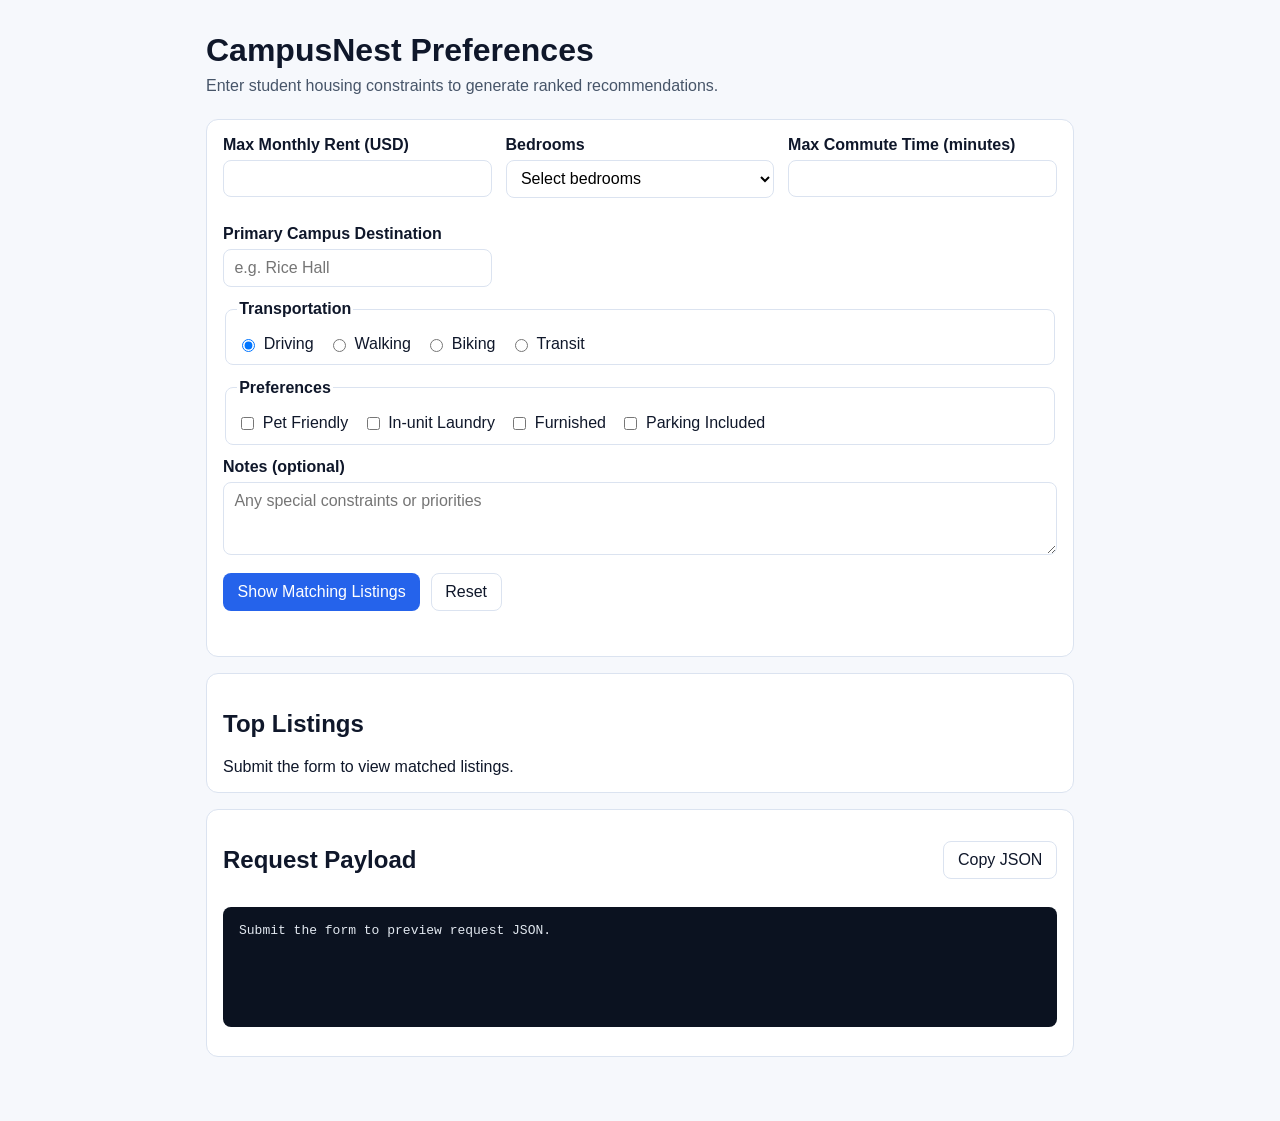
<file: index.html>
<!DOCTYPE html>
<html lang="en">
<head>
  <meta charset="UTF-8" />
  <meta name="viewport" content="width=device-width, initial-scale=1.0" />
  <title>CampusNest</title>
  <meta http-equiv="refresh" content="0; url=./frontend/" />
</head>
<body>
  <p>Redirecting to CampusNest frontend...</p>
</body>
</html>
</file>
<file: frontend/styles.css>
:root {
  color-scheme: light;
  font-family: Inter, -apple-system, BlinkMacSystemFont, "Segoe UI", Roboto, sans-serif;
  --bg: #f6f8fc;
  --card: #ffffff;
  --text: #0f172a;
  --muted: #475569;
  --primary: #2563eb;
  --border: #dbe3f0;
  --danger: #b42318;
}

* {
  box-sizing: border-box;
}

body {
  margin: 0;
  background: var(--bg);
  color: var(--text);
}

.page {
  max-width: 900px;
  margin: 0 auto;
  padding: 2rem 1rem 3rem;
}

.hero h1 {
  margin: 0;
  font-size: 2rem;
}

.hero p {
  margin: 0.5rem 0 1.5rem;
  color: var(--muted);
}

.card {
  background: var(--card);
  border: 1px solid var(--border);
  border-radius: 12px;
  padding: 1rem;
  margin-bottom: 1rem;
}

.grid {
  display: grid;
  grid-template-columns: repeat(auto-fit, minmax(230px, 1fr));
  gap: 0.85rem;
}

label,
fieldset {
  display: block;
  margin-bottom: 0.85rem;
}

label span,
legend {
  display: block;
  margin-bottom: 0.35rem;
  font-weight: 600;
}

input,
select,
textarea,
button {
  font: inherit;
}

input,
select,
textarea {
  width: 100%;
  border: 1px solid var(--border);
  border-radius: 8px;
  padding: 0.55rem 0.65rem;
  background: #fff;
}

fieldset {
  border: 1px solid var(--border);
  border-radius: 8px;
  padding: 0.7rem;
}

.inline-options {
  display: flex;
  flex-wrap: wrap;
  gap: 0.9rem;
}

.inline-options label {
  display: flex;
  align-items: center;
  gap: 0.35rem;
  margin: 0;
  font-weight: 500;
}

.inline-options input {
  width: auto;
}

.actions {
  display: flex;
  gap: 0.65rem;
}

button {
  border-radius: 8px;
  padding: 0.55rem 0.85rem;
  cursor: pointer;
  border: 1px solid transparent;
}

.primary {
  background: var(--primary);
  color: #fff;
}

.ghost {
  background: #fff;
  border-color: var(--border);
  color: var(--text);
}

.error {
  min-height: 1.25rem;
  margin: 0.6rem 0 0;
  color: var(--danger);
  font-weight: 600;
}

.output-header {
  display: flex;
  justify-content: space-between;
  align-items: center;
  gap: 0.5rem;
}

pre {
  background: #0b1220;
  color: #e2e8f0;
  border-radius: 8px;
  padding: 1rem;
  overflow-x: auto;
  min-height: 120px;
}

.listing-results {
  display: grid;
  gap: 0.85rem;
}

.listing-item {
  border: 1px solid var(--border);
  border-radius: 10px;
  padding: 0.75rem;
  display: grid;
  grid-template-columns: 120px 1fr;
  gap: 0.75rem;
}

.listing-image {
  width: 120px;
  height: 90px;
  object-fit: cover;
  border-radius: 8px;
  background: #e2e8f0;
}

.listing-content h3 {
  margin: 0 0 0.3rem;
  font-size: 1rem;
}

.listing-meta {
  margin: 0.2rem 0;
  color: var(--muted);
}

.listing-explanation {
  margin: 0.45rem 0 0.55rem;
  color: #111827;
  line-height: 1.4;
}

.listing-link {
  color: var(--primary);
  font-weight: 600;
  text-decoration: none;
}

.listing-link:hover {
  text-decoration: underline;
}
</file>
